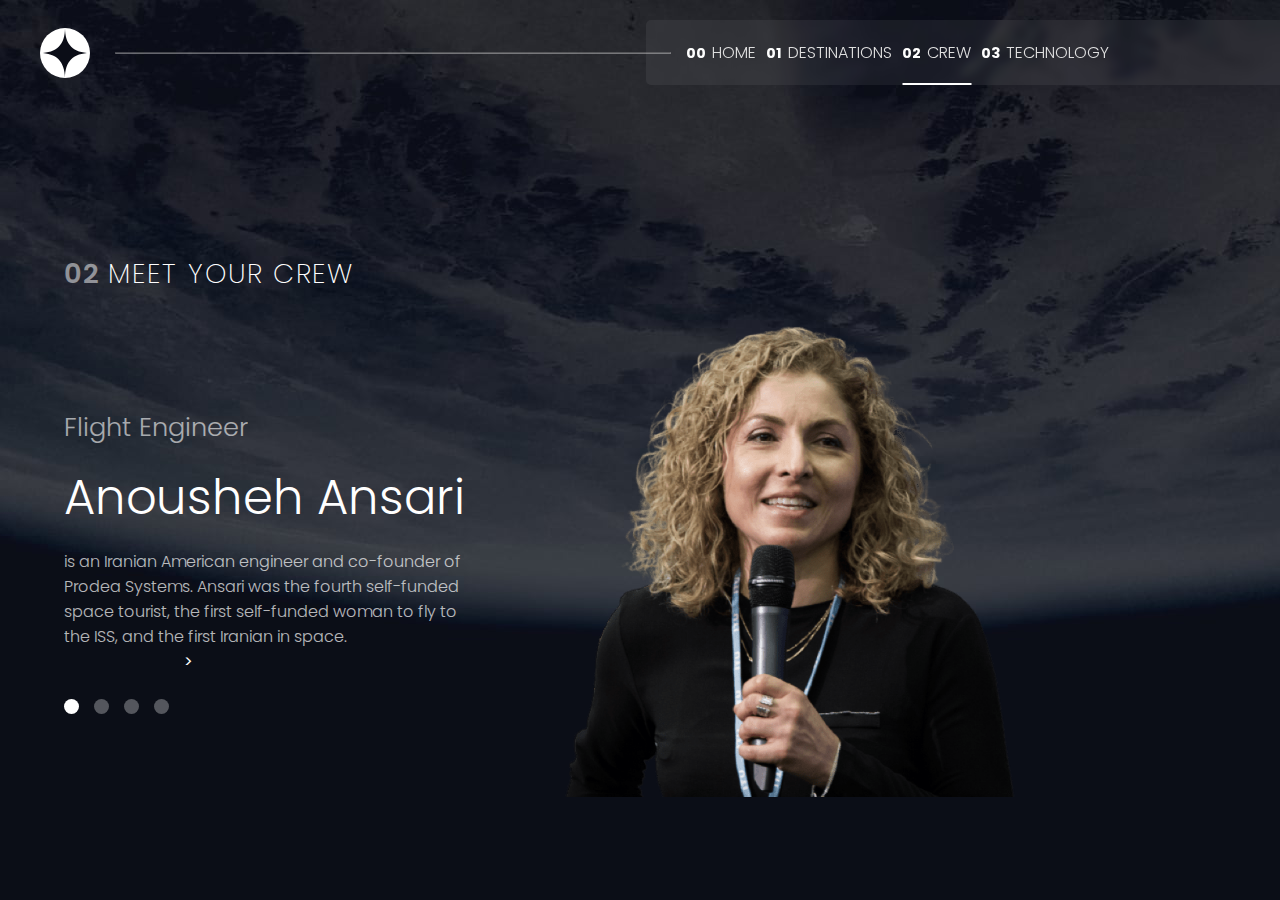
<file: crew.html>
<!DOCTYPE html>
<html lang="en">
<head>
    <meta charset="UTF-8">
    <meta http-equiv="X-UA-Compatible" content="IE=edge">
    <meta name="viewport" content="width=device-width, initial-scale=1.0">
    <link rel="stylesheet" href="style.css">
    <title>Crew</title>
</head>
<body>
    <main class="crew">
        <nav>
            <img src="/assets/shared/logo.svg" alt="" class="logo">
           <hr>
            <ul>
                <li ><a href="/index.html"><span>00</span> home</a></li>
                <li><a href="/destination.html"><span>01</span> Destinations</a></li>
                <li class="active"><a href="/crew.html"><span>02</span> Crew</a></li>
                <li><a href="/thechnology.html"><span>03</span> Technology</a></li>
            </ul>
            <img src="/assets/shared/icon-hamburger.svg" alt="" class="burger">
        </nav>

        <div class="container">
            <h2 class="title"><span>02</span>Meet your crew</h2>
            <div class="content">
                <div class="text">
                    <div class="show active">
                        <h3>Flight Engineer </h3>
                        <h1>Anousheh Ansari</h1>
                        <p>is an Iranian American engineer and co-founder of Prodea Systems. Ansari was the fourth self-funded space tourist, the first self-funded woman to fly to the ISS, and the first Iranian in space.</p>
                    </div>
                    <div class="show">
                        <h3>Commander </h3>
                        <h1>Douglas Hurley</h1>
                        <p>Douglas Gerald Hurley is an American engineer, former Marine Corps pilot and former NASA astronaut. He launched into space for the third time as commander of Crew Dragon Demo-2.</p>
                    </div>
                    <div class="show">
                        <h3>Pilot</h3>
                        <h1>Victor Glover</h1>
                       <p>Pilot on the first operational flight of the SpaceX Crew Dragon to the International Space Station. Glover is a commander in the U.S. Navy where he pilots an F/A-18.He was a crew member of Expedition 64, and served as a station systems flight engineer.</p>
                    </div>
                    <div class="show">
                        <h3>Mission Specialist</h3>
                        <h1>Mark Shuttleworth</h1>
                        <p>Mark Richard Shuttleworth is the founder and CEO of Canonical, the company behind the Linux-based Ubuntu operating system. Shuttleworth became the first South African to travel to space as a space tourist.</p>
                    </div>
                    <div class="dots"><span class="active" data-src="/assets/crew/image-anousheh-ansari.png"></span><span data-src="/assets/crew/image-douglas-hurley.png" ></span><span data-src="/assets/crew/image-mark-shuttleworth.png"></span><span  data-src="/assets/crew/image-victor-glover.png"></span>></span></div>
                </div>
                <img src="/assets/crew/image-anousheh-ansari.png" alt="">
            </div>
        </div>

    </main>
    <script src="/script.js"></script>
</body>
</html>
</file>
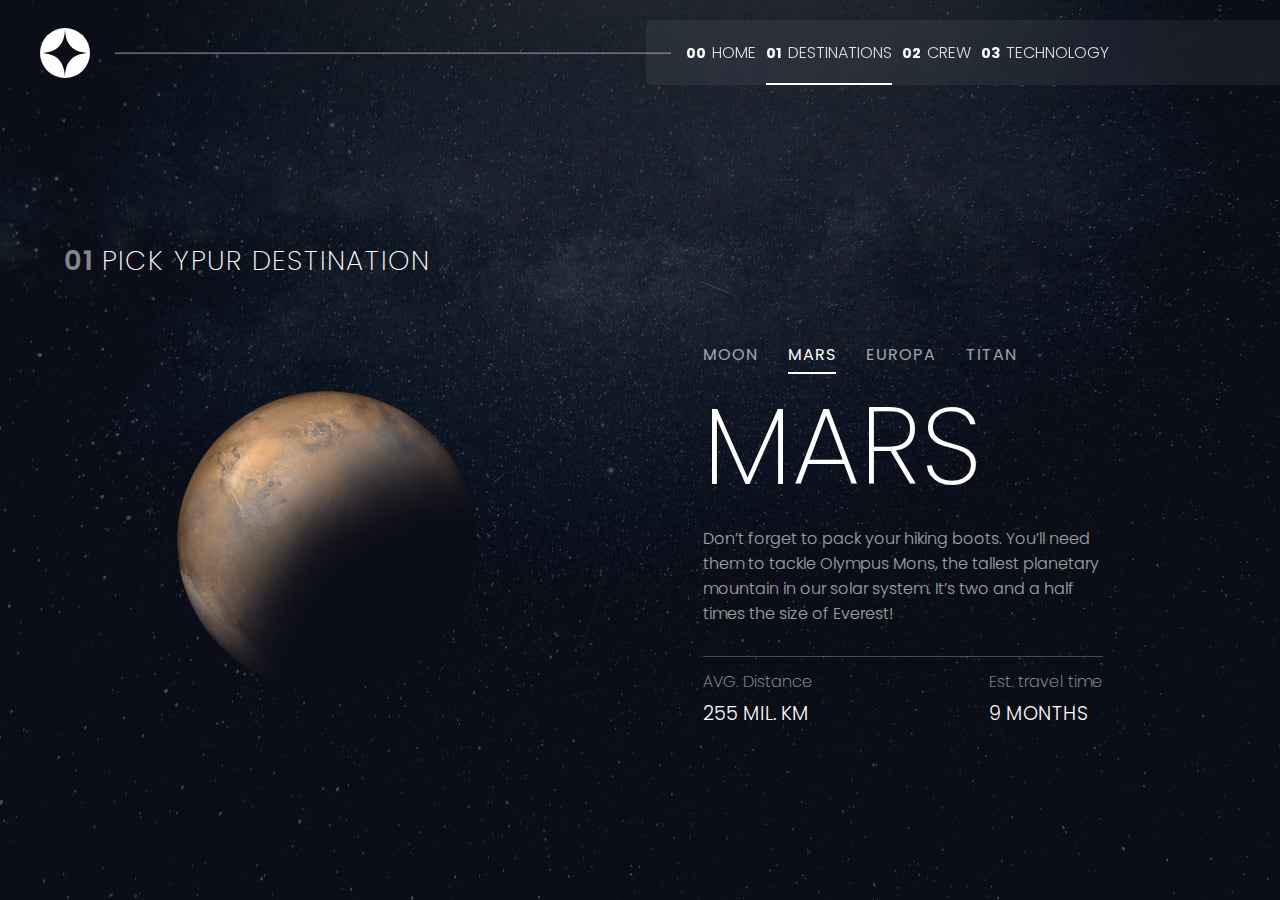
<file: destination.html>
<!DOCTYPE html>
<html lang="en">
<head>
    <meta charset="UTF-8">
    <meta http-equiv="X-UA-Compatible" content="IE=edge">
    <meta name="viewport" content="width=device-width, initial-scale=1.0">
    <link rel="stylesheet" href="style.css">
    <title>Destination</title>
</head>
<body>
    <main class="destination">
        <nav>
            <img src="/assets/shared/logo.svg" alt="" class="logo">
           <hr>
            <ul>
                <li><a href="/index.html"><span>00</span> home</a></li>
                <li class="active"><a href="/destination.html"><span>01</span> Destinations</a></li>
                <li><a href="/crew.html"><span>02</span> Crew</a></li>
                <li><a href="/thechnology.html"><span>03</span> Technology</a></li>
            </ul>
           <div class="img">
               <img src="/assets/shared/icon-hamburger.svg" alt="" class="burger">
            </div>
        </nav>

        <div class="container">
            <h2 class="title"><span>01</span>pick ypur destination</h2>
            <div class="content">
                <img src="/assets/destination/image-mars.png" alt="">
                <div class="text">
                    <ul>
                        <li data-src="/assets/destination/image-moon.png">Moon</li>
                        <li class="active" data-src="/assets/destination/image-mars.png">mars</li>
                        <li data-src="/assets/destination/image-europa.png">europa</li>
                        <li data-src="/assets/destination/image-titan.png">titan</li>
                    </ul>

                    <div class="description">
                        <h1 class="title">moon</h1>
                        <p>See our planet as you’ve never seen it before. A perfect relaxing trip away to help regain perspective and come back refreshed. While you’re there, take in some history by visiting the Luna 2 and Apollo 11 landing sites.</p>
                        <div class="info">
                            <div>
                                <p>AVG. Distance</p>
                                <h4>384,400 km</h4>
                            </div>
                            <div>
                                <p>Est. travel time</p>
                                <h4>3 Days</h4>
                            </div>
                        </div>
                    </div>

                    <div class="description active">
                        <h1 class="title">mars</h1>
                        <p>Don’t forget to pack your hiking boots. You’ll need them to tackle Olympus Mons, the tallest planetary mountain in our solar system. It’s two and a half times the size of Everest!</p>
                        <div class="info">
                            <div>
                                <p>AVG. Distance</p>
                                <h4>255 Mil. km</h4>
                            </div>
                            <div>
                                <p>Est. travel time</p>
                                <h4>9 Months</h4>
                            </div>
                        </div>
                    </div>

                    <div class="description">
                        <h1 class="title">Europa</h1>
                        <p>Don’t forget to pack your hiking boots. You’ll need them to tackle Olympus Mons, the tallest planetary mountain in our solar system. It’s two and a half times the size of Everest!</p>
                        <div class="info">
                            <div>
                                <p>AVG. Distance</p>
                                <h4>255 Mil. km</h4>
                            </div>
                            <div>
                                <p>Est. travel time</p>
                                <h4>3 Years</h4>
                            </div>
                        </div>
                    </div>

                    <div class="description">
                        <h1 class="title">titan </h1>
                        <p>The only moon known to have a dense atmosphere other than Earth, Titan is a home away from home (just a few hundred degrees colder!). As a bonus, you get striking views of the Rings of Saturn.</p>
                        <div class="info">
                            <div>
                                <p>AVG. Distance</p>
                                <h4>1.6 bil. km</h4>
                            </div>
                            <div>
                                <p>Est. travel time</p>
                                <h4>7 Years</h4>
                            </div>
                        </div>
                    </div>

                    

                </div>
            </div>
        </div>
    </main>

    <script src="/script.js"></script>
</body>
</html>
</file>
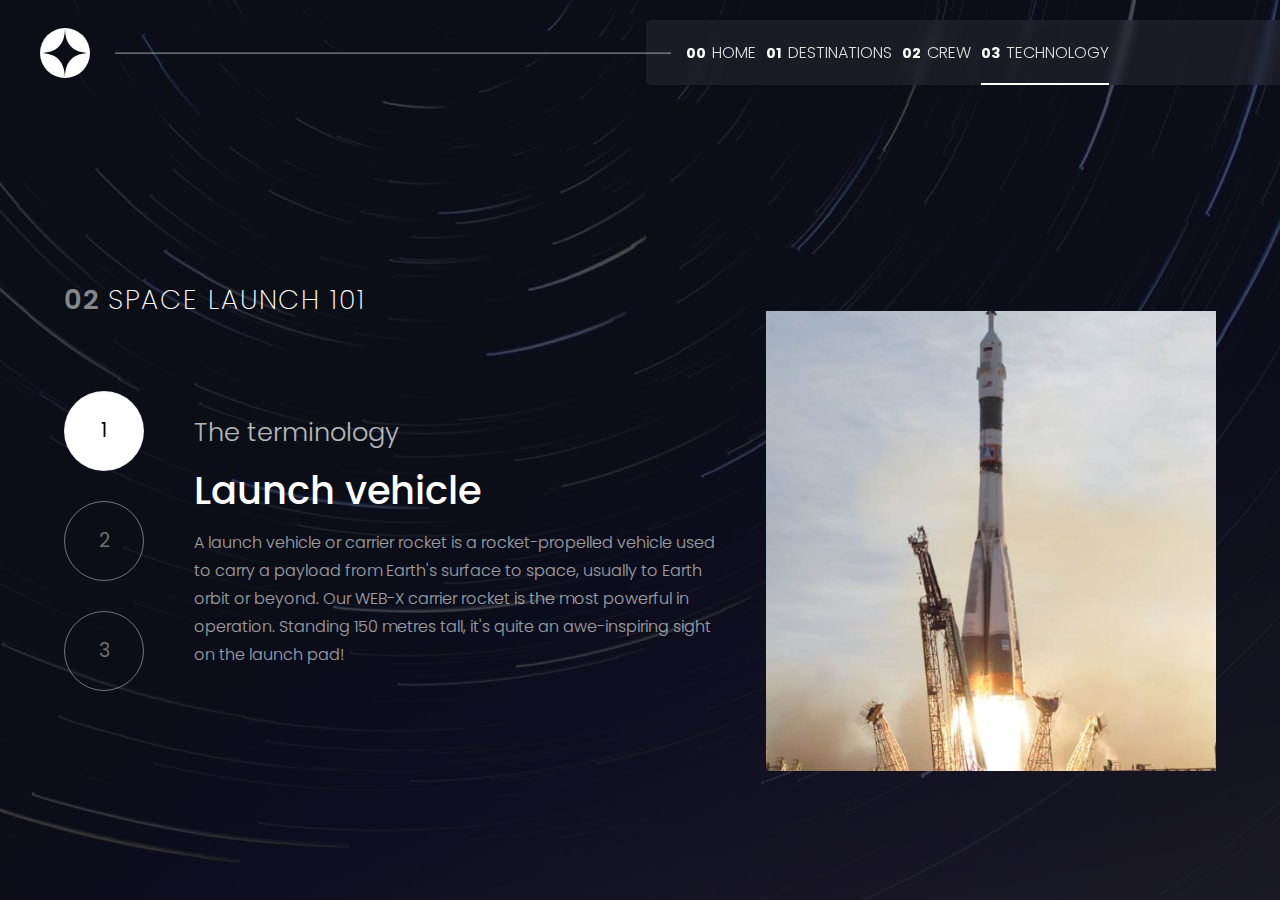
<file: thechnology.html>
<!DOCTYPE html>
<html lang="en">
<head>
    <meta charset="UTF-8">
    <meta http-equiv="X-UA-Compatible" content="IE=edge">
    <meta name="viewport" content="width=device-width, initial-scale=1.0">
    <link rel="stylesheet" href="style.css">
    <title>Technoogy</title>
</head>
<body>
    <main class="technology">
        <nav>
            <img src="/assets/shared/logo.svg" alt="" class="logo">
           <hr>
            <ul>
                <li><a href="/index.html"><span>00</span> home</a></li>
                <li><a href="/destination.html" ><span>01</span> Destinations</a></li>
                <li><a href="/crew.html"><span>02</span> Crew</a></li>
                <li class="active"><a href="/thechnology.html"><span>03</span> Technology</a></li>
            </ul>
           <div class="img">
               <img src="/assets/shared/icon-hamburger.svg" alt="" class="burger">
            </div>
        </nav>

        <div class="container">
            <h2 class="title"><span>02</span>Space launch 101</h2>
            <div class="content">
                <div class="slider">
                    <span class="active" data-src="/assets/technology/image-launch-vehicle-portrait.jpg">1</span><span data-src="/assets/technology/image-spaceport-portrait.jpg">2</span><span data-src="/assets/technology/image-space-capsule-portrait.jpg">3</span>
                </div>
                <div class="text active">
                    <h3>The terminology</h3>
                    <h1>Launch vehicle </h1>
                    <p>A launch vehicle or carrier rocket is a rocket-propelled vehicle used to carry a payload from Earth's surface to space, usually to Earth orbit or beyond. Our WEB-X carrier rocket is the most powerful in operation. Standing 150 metres tall, it's quite an awe-inspiring sight on the launch pad!</p>
                </div>
                <div class="text ">
                    <h3>The terminology</h3>
                    <h1>Space capsule </h1>
                    <p>A space capsule is an often-crewed spacecraft that uses a blunt-body reentry capsule to reenter the Earth's atmosphere without wings. Our capsule is where you'll spend your time during the flight. It includes a space gym, cinema, and plenty of other activities to keep you entertained.</p>
                </div>
                <div class="text ">
                    <h3>The terminology</h3>
                    <h1>Spaceport </h1>
                    <p>A spaceport or cosmodrome is a site for launching (or receiving) spacecraft, by analogy to the seaport for ships or airport for aircraft. Based in the famous Cape Canaveral, our spaceport is ideally situated to take advantage of the Earth’s rotation for launch.</p>
                </div>
                <img src="/assets/technology/image-launch-vehicle-portrait.jpg" alt="">
            </div>
        </div>



    </main>

    <script src="/script.js"></script>
</body>
</html>
</file>
<file: style.css>
@import url('https://fonts.googleapis.com/css2?family=Poppins:wght@100;200;300;400;500;600;700;800;900&display=swap');
* {
    margin: 0;
    padding: 0;
    box-sizing: border-box;
    font-family: 'Poppins', sans-serif;
}

header {
    min-height: 100vh;
    background: url('/assets/home/background-home-desktop.jpg') no-repeat center;
    background-size: cover;
    display: flex;
    
    position: relative;
}
nav {
    position: absolute;
    top: 0;
    display: flex;
    align-items: center;
    justify-content: space-between;
    width: 100%;
    left: 0;
    padding: 20px 0 20px 40px;
}



.logo {
    width: 50px;
}
.burger {
    display: none;
}
nav ul {
    display: flex;
    gap: 10px;
    list-style-type: none;
    background: rgba(255,255,255,0.06);
    backdrop-filter: blur(5px);
    align-self: stretch;
    align-items: center;
    padding: 20px  40px;
    border-radius:5px 0 0 5px;
    -webkit-border-radius:5px 0 0 5px;
    -moz-border-radius:5px 0 0 5px;
    -ms-border-radius:5px 0 0 5px;
    -o-border-radius:5px 0 0 5px;
    position: relative;
    flex: 1;
    transition: 0.5s;
    -webkit-transition: 0.5s;
    -moz-transition: 0.5s;
    -ms-transition: 0.5s;
    -o-transition: 0.5s;
}



nav ul.active  {
    left: 0;
}

nav a {
    text-decoration: none;
    color: #dfdfdf;
    font-weight: 300;
    text-transform: uppercase;
}
nav span {
    font-weight: 700;
    color: #fff;
    font-size: 0.9rem;
    margin-right: 2px;
}
hr  {
    position: relative;
    z-index: 100;
    width: 100%;
    right: -25px;
    height: 1px;
    background: #dfdfdf;
    opacity: 0.4;
    flex: 1;
}
.container {
    width: 90%;
    max-width: 1200px;
    margin: auto;
    
}


header .content {
    display: flex;
    align-items: flex-end;
    color: #fff;
    justify-content: space-between;
    gap: 50px;
    position: relative;
    top: 90px;
}
header .content .col-1 h3 {
    opacity: 0.8;
    font-weight: 400;

}
h1.title {
    font-size: 6.8rem;
    text-transform: uppercase;
    font-weight: 200;
    line-height: 110%;
} 
header p {
    opacity: 0.8;
    font-weight: 200;
    max-width: 400px;
    line-height: 28px;
}
header .content span {
    background: #fff;
    
    display: inline-block;
    width: 200px;
    height: 200px;
    display: flex;
    justify-content: center;
    align-items: center;
    border-radius: 50%;
    -webkit-border-radius: 50%;
    -moz-border-radius: 50%;
    -ms-border-radius: 50%;
    -o-border-radius: 50%;
    color: #000;
    font-size: 1.3rem;
    font-weight: 300;
    text-transform: uppercase;
    
}
nav ul li {
    position: relative;
    display: flex;
    
}
nav ul li::after {
    content: '';
    width: 0%;
    height: 2px;
    background: #fff;
    position: absolute;
    left: 50%;
    transform: translateX(-50%);
    bottom: -20px;
    transition: 0.3s;
    -webkit-transition: 0.3s;
    -moz-transition: 0.3s;
    -ms-transition: 0.3s;
    -o-transition: 0.3s;
    -webkit-transform: translateX(-50%);
    -moz-transform: translateX(-50%);
    -ms-transform: translateX(-50%);
    -o-transform: translateX(-50%);
}
nav ul li:hover::after ,
ul li.active::after{
    width: 100%;
}



/*#######################################*/ 

.destination {
    min-height: 100vh;
    background: url('/assets/destination/background-destination-desktop.jpg') no-repeat center;
    background-size: cover;   
    display: flex;
    color: #fff;
    
}

.destination .content {
    
    display: flex;
    width: 100%;
    
    justify-content: space-around;
    align-items: center;
    padding: 20px 0;
}
h2.title {
    
    color: #fff;
    font-weight: 200;
    text-transform: uppercase;
    font-size: 1.7rem;
    letter-spacing: 2px;
    margin-top: 100px;
    margin-bottom: 40px;
}
h2.title span {
    opacity: 0.5;
    font-weight: 600;
    margin-right: 8px;
}

.destination p {
    max-width: 400px;
}
.destination .content img {
    width: 100%;
    max-width: 300px;
    animation: animate 2s ;
    -webkit-animation: animate 2s ;
}
.destination .content ul  {
    display: flex;
    list-style: none;
    gap: 30px;
    margin-bottom: 20px;
    
}
.destination .content li {
    opacity: 0.6;
    cursor: pointer;
    font-weight: 400;
    letter-spacing: 1px;
    text-transform: uppercase;
    position: relative;
    transition: 0.5s;
    -webkit-transition: 0.5s;
    -moz-transition: 0.5s;
    -ms-transition: 0.5s;
    -o-transition: 0.5s;
}
.destination .content li::after {
    content: '';
    position: absolute;
    width: 0;
    height: 2px;
    background: #fff;
    left: 50%;
    transform: translateX(-50%);
    transition: 0.3s;
    bottom: -7px;
    -webkit-transition: 0.3s;
    -moz-transition: 0.3s;
    -ms-transition: 0.3s;
    -o-transition: 0.3s;
    -webkit-transform: translateX(-50%);
    -moz-transform: translateX(-50%);
    -ms-transform: translateX(-50%);
    -o-transform: translateX(-50%);
}
.destination .content .text .description> p {
    margin-top: 20px;
    opacity: 0.6;
    font-weight: 300;
    border-bottom: solid 1px #dfdfdf7c;
    padding-bottom: 30px;
}
.destination .content li.active {
    opacity: 1;
}
.destination .content li.active::after {
    width: 100%;
}
.destination .description .info {
    display: flex;
    justify-content: space-between;
    padding: 12px 0;
}
.destination .description .info p {
     opacity: 0.6;
     margin-bottom: 5px;
     font-weight: 200;
}
.destination .description .info h4 {
    font-weight: 300;
    font-size: 1.2rem;
    text-transform: uppercase;
}

.destination .description {
    display: none;
}
.destination .description.active {
    display: block;
}


/*############################################*/

.crew {
    background: url('/assets/crew/background-crew-desktop.jpg') center no-repeat;
    background-size: cover;
    min-height: 100vh;
    
    display: flex;
    color: #fff;
}
.crew .content {
    display: flex;
    margin-top: 80px;
    gap: 100px;
    
    
    width: 100%;
    align-items: center;
   
}
.crew p {
    max-width: 400px;
    opacity: 0.7;
    font-weight: 300;
}

.crew h3 {
    font-weight: 300;
    font-size: 1.6rem;
    opacity: 0.6;
}
.crew h1 {
    font-size: 3rem;
    font-weight: 300;
    
}
.crew .title {
    position: relative;
    top: 50px;
}

.crew .dots {
    display: flex;
    gap: 15px;
    
}
.crew .dots span {
    display: inline-block;
    width: 15px;
    height: 15px;
    border-radius: 50%;
    background: #fff;
    margin-top: 50px;
    -webkit-border-radius: 50%;
    -moz-border-radius: 50%;
    -ms-border-radius: 50%;
    -o-border-radius: 50%;
    opacity: 0.3;
    cursor: pointer;
}
.crew .dots span.active {
    opacity: 1;
}
.crew {
    overflow: hidden;
}
.crew .content img {
    width: 100%;
    max-width: 450px;
}
.crew .show {
    display: none;
    flex-direction: column;
    gap: 15px;

}
.crew .show.active {
    display: flex;
}
/*##############################################*/

.technology {
    min-height: 100vh;
    background: url('/assets/technology/background-technology-desktop.jpg') no-repeat center;
    background-size: cover;
    display: flex;
    color: #fff;
}

.technology .content {
    display: flex;
    align-items: center;
    gap: 50px;
    justify-content: space-between;
    
}

.technology .slider  {
    display: flex;
    flex-direction: column;
    gap: 30px;
    
}
.technology .slider span {
    border: 1px solid #dfdfdf7c;
    color: #dfdfdf7c;
    display: inline-block;
    width: 80px;
    display: flex;
    justify-content: center;
    align-items: center;
    height: 80px;
    border-radius: 50%;
    -webkit-border-radius: 50%;
    -moz-border-radius: 50%;
    -ms-border-radius: 50%;
    -o-border-radius: 50%;
    font-size: 1.2rem;
    cursor: pointer;
    transition: 0.3s;
    -webkit-transition: 0.3s;
    -moz-transition: 0.3s;
    -ms-transition: 0.3s;
    -o-transition: 0.3s;
}
.technology span.active {
    background: #fff;
    color: #000;   
}
.technology .text {
    display: none;
    flex-direction: column;
    gap: 18px;
}
.technology .text.active {
    display: block;
}

.technology .title {
    position: relative;
    top: 50px;
}

.technology .content h3 {
    opacity: 0.7;
    font-weight: 300;
    font-size: 1.6rem;
}
.technology .content h1 {
    font-size: 2.4rem;
    font-weight: 500;
    margin: 10px 0;
}
.technology .content p {
    opacity: 0.6;
    font-weight: 300;
    line-height: 28px;
}
.technology .content img {
    width: 100%;
    max-width: 450px;
    height: 100%;
}

/*##############################################*/
@media (max-width:1023px) {
     hr {
        display: none;
    }

    nav {
        padding-top: 0;
        
    }
     nav ul {
        flex: 0;
        gap: 25px;
        margin-left: auto;
    }
     nav span {
        display: none;
    }
    header .content ,
    .destination .content ,
    .crew .content{
       text-align: center;
        flex-direction: column;
        align-items: center;
        gap: 25px;
    } 
    header {
        background-image: url('/assets/home/background-home-tablet.jpg');
    }
    .destination .content ul {
        justify-content: center;
        
    }
    .destination {
        background: url('/assets/destination/background-destination-tablet.jpg') center no-repeat;
        background-size: cover;
        
    }
   .crew .dots {
    justify-content: center;
    margin-top: 0px;
   }
   .crew .content {
    gap: 30px;
    
   }
   .crew {
    background-image: url('/assets/crew/background-crew-tablet.jpg');
   }
   .technology .content {
    flex-direction: column;
    margin-top: 50px;
    padding: 50px 0;
   }
   .technology .content img {
    order: 1;
   }
   .technology .slider {
    order: 2;
    flex-direction: row;
   }
   .technology .text {
    order: 3;
    text-align: center;
   }

}

@media (max-width:767px) {
    header {
        background-image: url('/assets/home/background-home-mobile.jpg');
    }
    nav ul {
        flex-direction: column;
        position: fixed;
        left: 0;
        top: 0;
        height: 100vh;
        background: #000;
        z-index: 1000;
        justify-content: center;
        width: 50%;
        max-width: 400px;
        left: -400px;
    }
    nav ul li::after {
       display: none;
    }
    nav {
        padding: 10px 20px;
    }
    .burger {
        display: block;
    }
    h1.title {
        font-size: 4rem;
    }
    .destination {
        background-image: url('/assets/destination/background-destination-tablet.jpg') center no-repeat;
        background-size: cover;;
    }
    .destination .content .info {
        flex-direction: column;
        gap: 20px;
    }
    .crew .content {
        gap: 0;
        padding: 15px 0;
    }
    .crew .text {
        order: 2;
    }
    .crew img {
        order: 1;
    }
    .crew .text h1{
        order: 2;
    }
    .crew .text h3{
        order: 2;
    }
    .crew .text p{
        order: 2;
    }
    .crew .dots {
        order: 0;
        margin-bottom: 15px;
    }
    .crew {
        background-image: url('/assets/crew/background-crew-mobile.jpg');
    }
}
</file>
